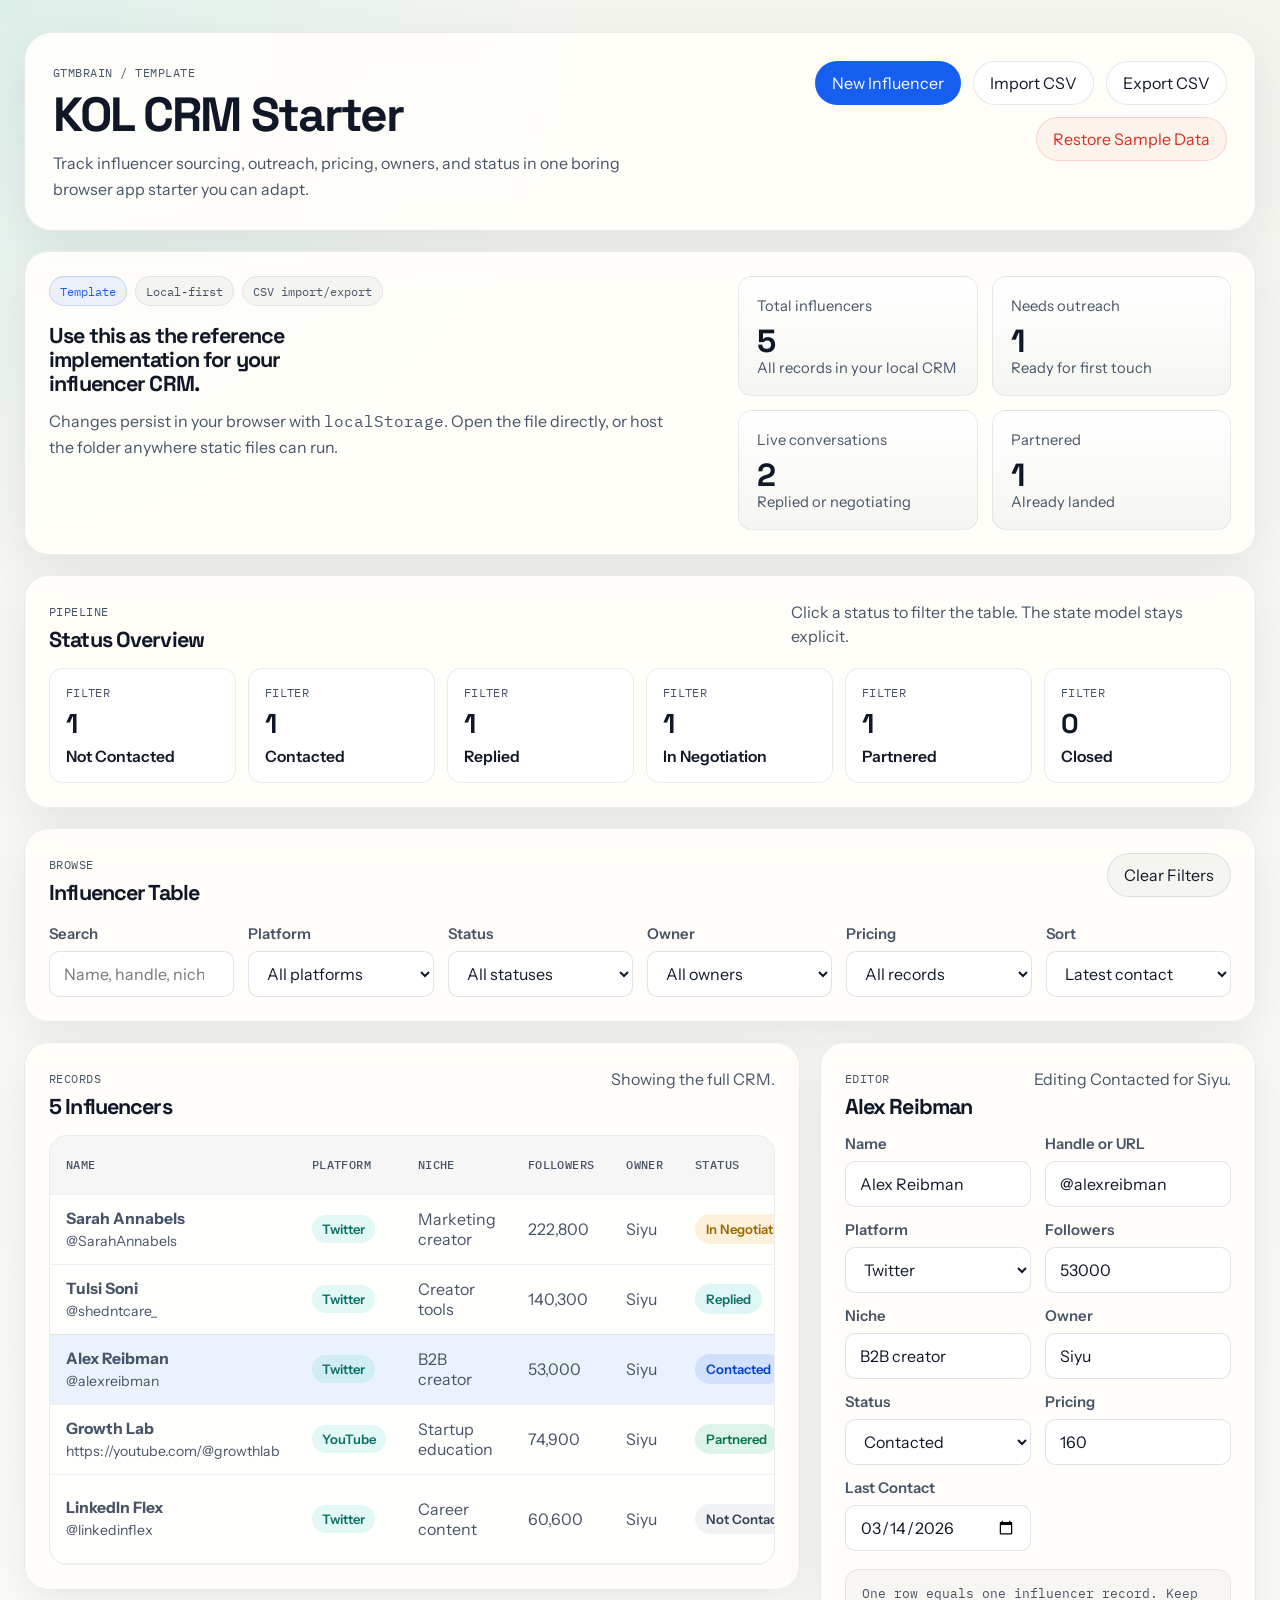
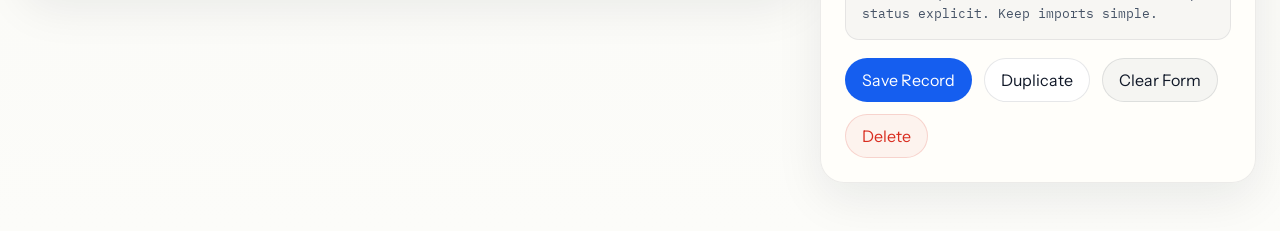
<file: modules/kol-crm/template/index.html>
<!doctype html>
<html lang="en">
  <head>
    <meta charset="utf-8">
    <meta name="viewport" content="width=device-width, initial-scale=1">
    <title>KOL CRM Starter</title>
    <link rel="stylesheet" href="./styles.css">
    <script src="./app.js" defer></script>
  </head>
  <body>
    <div class="app-shell">
      <header class="topbar">
        <div class="brand-block">
          <span class="eyebrow">GTMbrain / Template</span>
          <h1>KOL CRM Starter</h1>
          <p>
            Track influencer sourcing, outreach, pricing, owners, and status in
            one boring browser app starter you can adapt.
          </p>
        </div>
        <div class="action-row">
          <button class="button button-primary" id="new-record-button" type="button">
            New Influencer
          </button>
          <button class="button" id="import-button" type="button">Import CSV</button>
          <button class="button" id="export-button" type="button">Export CSV</button>
          <button class="button button-danger" id="restore-button" type="button">
            Restore Sample Data
          </button>
          <input id="csv-input" type="file" accept=".csv,text/csv" hidden>
        </div>
      </header>

      <main class="workspace">
        <section class="hero panel">
          <div class="hero-copy">
            <div class="badge-row">
              <span class="surface-badge">Template</span>
              <span class="surface-badge surface-badge-muted">Local-first</span>
              <span class="surface-badge surface-badge-muted">CSV import/export</span>
            </div>
            <h2>Use this as the reference implementation for your influencer CRM.</h2>
            <p>
              Changes persist in your browser with <code>localStorage</code>.
              Open the file directly, or host the folder anywhere static files
              can run.
            </p>
          </div>
          <div class="stats-grid" id="stats-grid"></div>
        </section>

        <section class="panel">
          <div class="panel-header">
            <div>
              <span class="eyebrow">Pipeline</span>
              <h2>Status Overview</h2>
            </div>
            <p class="panel-copy">
              Click a status to filter the table. The state model stays explicit.
            </p>
          </div>
          <div class="status-lane" id="status-lane"></div>
        </section>

        <section class="controls panel">
          <div class="panel-header">
            <div>
              <span class="eyebrow">Browse</span>
              <h2>Influencer Table</h2>
            </div>
            <button class="button button-ghost" id="clear-filters-button" type="button">
              Clear Filters
            </button>
          </div>
          <div class="control-grid">
            <label class="field">
              <span>Search</span>
              <input id="search-input" type="search" placeholder="Name, handle, niche, owner">
            </label>
            <label class="field">
              <span>Platform</span>
              <select id="platform-filter"></select>
            </label>
            <label class="field">
              <span>Status</span>
              <select id="status-filter"></select>
            </label>
            <label class="field">
              <span>Owner</span>
              <select id="owner-filter"></select>
            </label>
            <label class="field">
              <span>Pricing</span>
              <select id="pricing-filter">
                <option value="all">All records</option>
                <option value="known">Has pricing</option>
                <option value="missing">Missing pricing</option>
              </select>
            </label>
            <label class="field">
              <span>Sort</span>
              <select id="sort-select">
                <option value="last_contact_desc">Latest contact</option>
                <option value="status_flow">Status flow</option>
                <option value="followers_desc">Followers, high to low</option>
                <option value="followers_asc">Followers, low to high</option>
                <option value="pricing_desc">Pricing, high to low</option>
                <option value="pricing_asc">Pricing, low to high</option>
                <option value="name_asc">Name, A to Z</option>
              </select>
            </label>
          </div>
        </section>

        <section class="content-grid">
          <section class="panel table-panel">
            <div class="panel-header">
              <div>
                <span class="eyebrow">Records</span>
                <h2 id="table-heading">0 Influencers</h2>
              </div>
              <p class="panel-copy" id="table-copy">
                Click a row to edit it.
              </p>
            </div>

            <div class="table-wrap">
              <table>
                <thead>
                  <tr>
                    <th>Name</th>
                    <th>Platform</th>
                    <th>Niche</th>
                    <th>Followers</th>
                    <th>Owner</th>
                    <th>Status</th>
                    <th>Pricing</th>
                    <th>Last Contact</th>
                    <th></th>
                  </tr>
                </thead>
                <tbody id="records-body"></tbody>
              </table>
            </div>
          </section>

          <aside class="panel editor-panel">
            <div class="panel-header">
              <div>
                <span class="eyebrow">Editor</span>
                <h2 id="form-title">New Influencer</h2>
              </div>
              <p class="panel-copy" id="form-copy">
                Fill in the workflow fields and save.
              </p>
            </div>

            <form id="record-form" class="record-form">
              <div class="field-grid">
                <label class="field">
                  <span>Name</span>
                  <input id="name-input" name="name" type="text" required>
                </label>
                <label class="field">
                  <span>Handle or URL</span>
                  <input id="handle-input" name="handle" type="text">
                </label>
                <label class="field">
                  <span>Platform</span>
                  <select id="platform-input" name="platform" required></select>
                </label>
                <label class="field">
                  <span>Followers</span>
                  <input id="followers-input" name="followers" type="number" min="0" step="1">
                </label>
                <label class="field">
                  <span>Niche</span>
                  <input id="niche-input" name="niche" type="text">
                </label>
                <label class="field">
                  <span>Owner</span>
                  <input id="owner-input" name="owner" type="text" required>
                </label>
                <label class="field">
                  <span>Status</span>
                  <select id="status-input" name="status" required></select>
                </label>
                <label class="field">
                  <span>Pricing</span>
                  <input
                    id="pricing-input"
                    name="pricing"
                    type="text"
                    placeholder="160 or package deal"
                  >
                </label>
                <label class="field">
                  <span>Last Contact</span>
                  <input id="last-contact-input" name="last_contact" type="date">
                </label>
              </div>

              <div class="form-note">
                One row equals one influencer record. Keep status explicit. Keep imports simple.
              </div>

              <div class="form-actions">
                <button class="button button-primary" type="submit">Save Record</button>
                <button class="button" id="duplicate-button" type="button">Duplicate</button>
                <button class="button button-ghost" id="reset-form-button" type="button">
                  Clear Form
                </button>
                <button class="button button-danger" id="delete-button" type="button">
                  Delete
                </button>
              </div>
            </form>
          </aside>
        </section>
      </main>
    </div>

    <div class="toast" id="toast" aria-live="polite"></div>
  </body>
</html>
</file>
<file: modules/kol-crm/template/styles.css>
@import url("https://fonts.googleapis.com/css2?family=IBM+Plex+Mono:wght@400;500;600&family=Instrument+Sans:wght@400;500;600;700&family=Space+Grotesk:wght@500;700&display=swap");

:root {
  color-scheme: light;
  --primary: #155eef;
  --accent: #16c7b7;
  --signal: #f59e0b;
  --ink: #101828;
  --steel: #475467;
  --mist: #d0d5dd;
  --paper: #fcfcf9;
  --canvas: #f4f4ef;
  --panel: #fffefa;
  --success: #12b76a;
  --error: #d92d20;
  --shadow: 0 16px 48px rgba(16, 24, 40, 0.08);
  --radius-lg: 20px;
  --radius-md: 14px;
  --radius-sm: 10px;
}

* {
  box-sizing: border-box;
}

html,
body {
  margin: 0;
  min-height: 100%;
}

body {
  background:
    radial-gradient(circle at top left, rgba(22, 199, 183, 0.1), transparent 26%),
    linear-gradient(180deg, var(--canvas) 0%, var(--paper) 100%);
  color: var(--ink);
  font-family: "Instrument Sans", "Inter", "Segoe UI", sans-serif;
}

button,
input,
select {
  font: inherit;
}

code,
.eyebrow,
.surface-badge,
th,
.status-chip-meta,
.form-note {
  font-family: "IBM Plex Mono", "SFMono-Regular", monospace;
}

.app-shell {
  max-width: 1440px;
  margin: 0 auto;
  padding: 32px 24px 48px;
}

.topbar,
.panel {
  background: rgba(255, 254, 250, 0.92);
  border: 1px solid rgba(16, 24, 40, 0.08);
  box-shadow: var(--shadow);
}

.topbar {
  display: flex;
  justify-content: space-between;
  gap: 24px;
  align-items: flex-start;
  padding: 28px;
  border-radius: 28px;
  margin-bottom: 20px;
}

.brand-block {
  max-width: 720px;
}

.brand-block h1,
.hero h2,
.panel h2 {
  margin: 0;
  font-family: "Space Grotesk", "Cabinet Grotesk", sans-serif;
  font-weight: 700;
  letter-spacing: -0.04em;
}

.brand-block h1 {
  font-size: clamp(2rem, 4vw, 3rem);
  line-height: 1;
  margin-top: 10px;
}

.brand-block p,
.hero p,
.panel-copy,
.table-wrap td {
  color: var(--steel);
}

.brand-block p {
  max-width: 62ch;
  margin: 12px 0 0;
  font-size: 1rem;
  line-height: 1.6;
}

.eyebrow {
  display: inline-flex;
  align-items: center;
  gap: 8px;
  color: var(--steel);
  font-size: 0.78rem;
  letter-spacing: 0.04em;
  text-transform: uppercase;
}

.action-row {
  display: flex;
  flex-wrap: wrap;
  gap: 12px;
  justify-content: flex-end;
}

.workspace {
  display: grid;
  gap: 20px;
}

.panel {
  border-radius: 24px;
  padding: 24px;
}

.hero {
  display: grid;
  grid-template-columns: 1.35fr 1fr;
  gap: 24px;
  align-items: start;
}

.badge-row {
  display: flex;
  flex-wrap: wrap;
  gap: 8px;
  margin-bottom: 18px;
}

.surface-badge {
  display: inline-flex;
  align-items: center;
  justify-content: center;
  border-radius: 999px;
  border: 1px solid rgba(21, 94, 239, 0.18);
  padding: 6px 10px;
  background: rgba(21, 94, 239, 0.08);
  color: var(--primary);
  font-size: 0.78rem;
}

.surface-badge-muted {
  border-color: rgba(16, 24, 40, 0.08);
  background: rgba(16, 24, 40, 0.04);
  color: var(--steel);
}

.hero h2 {
  font-size: clamp(1.6rem, 3vw, 2.4rem);
  line-height: 1.08;
  max-width: 18ch;
  margin-bottom: 14px;
}

.hero p {
  margin: 0;
  max-width: 56ch;
  line-height: 1.6;
}

.stats-grid {
  display: grid;
  grid-template-columns: repeat(2, minmax(0, 1fr));
  gap: 14px;
}

.stat-card {
  padding: 18px;
  border-radius: var(--radius-md);
  background: linear-gradient(180deg, rgba(255, 255, 255, 0.96), rgba(244, 244, 239, 0.88));
  border: 1px solid rgba(16, 24, 40, 0.08);
}

.stat-card strong {
  display: block;
  margin-top: 10px;
  font-size: 2rem;
  line-height: 1;
  font-family: "Space Grotesk", "Cabinet Grotesk", sans-serif;
}

.stat-card span {
  color: var(--steel);
  font-size: 0.92rem;
}

.panel-header {
  display: flex;
  justify-content: space-between;
  gap: 16px;
  align-items: flex-start;
  margin-bottom: 16px;
}

.panel h2 {
  font-size: 1.35rem;
  line-height: 1.1;
  margin-top: 8px;
}

.panel-copy {
  max-width: 40ch;
  margin: 0;
  line-height: 1.5;
}

.status-lane {
  display: grid;
  grid-template-columns: repeat(6, minmax(0, 1fr));
  gap: 12px;
}

.status-chip {
  display: flex;
  flex-direction: column;
  align-items: flex-start;
  gap: 10px;
  padding: 16px;
  border-radius: var(--radius-md);
  border: 1px solid rgba(16, 24, 40, 0.08);
  background: rgba(255, 255, 255, 0.88);
  color: inherit;
  cursor: pointer;
  transition:
    transform 140ms ease,
    border-color 140ms ease,
    box-shadow 140ms ease;
}

.status-chip:hover,
.status-chip:focus-visible {
  transform: translateY(-1px);
  border-color: rgba(21, 94, 239, 0.24);
  box-shadow: 0 10px 20px rgba(16, 24, 40, 0.08);
  outline: none;
}

.status-chip.is-active {
  border-color: rgba(21, 94, 239, 0.4);
  box-shadow: 0 10px 20px rgba(21, 94, 239, 0.08);
}

.status-chip strong {
  font-family: "Space Grotesk", "Cabinet Grotesk", sans-serif;
  font-size: 1.7rem;
  line-height: 1;
}

.status-chip-label {
  font-size: 0.98rem;
  font-weight: 600;
}

.status-chip-meta {
  color: var(--steel);
  font-size: 0.76rem;
  text-transform: uppercase;
  letter-spacing: 0.03em;
}

.controls .panel-header {
  margin-bottom: 20px;
}

.control-grid,
.field-grid {
  display: grid;
  gap: 14px;
}

.control-grid {
  grid-template-columns: repeat(6, minmax(0, 1fr));
}

.field-grid {
  grid-template-columns: repeat(2, minmax(0, 1fr));
}

.content-grid {
  display: grid;
  grid-template-columns: minmax(0, 1.6fr) minmax(360px, 0.9fr);
  gap: 20px;
  align-items: start;
}

.field {
  display: grid;
  gap: 8px;
}

.field span {
  color: var(--steel);
  font-size: 0.93rem;
  font-weight: 600;
}

.field input,
.field select {
  width: 100%;
  min-height: 46px;
  padding: 0 14px;
  border-radius: var(--radius-sm);
  border: 1px solid rgba(16, 24, 40, 0.12);
  background: #fff;
  color: var(--ink);
}

.field input:focus,
.field select:focus {
  outline: 2px solid rgba(21, 94, 239, 0.14);
  border-color: rgba(21, 94, 239, 0.36);
}

.table-panel {
  overflow: hidden;
}

.table-wrap {
  overflow: auto;
  border-radius: 18px;
  border: 1px solid rgba(16, 24, 40, 0.08);
  background: rgba(255, 255, 255, 0.76);
}

table {
  width: 100%;
  border-collapse: collapse;
  min-width: 980px;
}

thead {
  background: rgba(16, 24, 40, 0.04);
}

th,
td {
  padding: 14px 16px;
  text-align: left;
  border-bottom: 1px solid rgba(16, 24, 40, 0.06);
  vertical-align: middle;
}

th {
  color: var(--steel);
  font-size: 0.76rem;
  font-weight: 500;
  letter-spacing: 0.03em;
  text-transform: uppercase;
}

tbody tr {
  cursor: pointer;
  transition: background 120ms ease;
}

tbody tr:hover {
  background: rgba(21, 94, 239, 0.04);
}

tbody tr.is-selected {
  background: rgba(21, 94, 239, 0.08);
}

.record-name {
  display: grid;
  gap: 4px;
}

.record-name strong {
  font-size: 0.98rem;
}

.record-subtitle {
  color: var(--steel);
  font-size: 0.88rem;
}

.platform-pill,
.status-pill {
  display: inline-flex;
  align-items: center;
  justify-content: center;
  border-radius: 999px;
  padding: 6px 10px;
  font-size: 0.82rem;
  font-weight: 600;
  white-space: nowrap;
}

.platform-pill {
  background: rgba(22, 199, 183, 0.12);
  color: #0b6f66;
}

.status-pill {
  border: 1px solid transparent;
}

.status-not-contacted {
  background: rgba(208, 213, 221, 0.32);
  color: #344054;
}

.status-contacted {
  background: rgba(21, 94, 239, 0.12);
  color: #0042c5;
}

.status-replied {
  background: rgba(22, 199, 183, 0.14);
  color: #0c7067;
}

.status-in-negotiation {
  background: rgba(245, 158, 11, 0.14);
  color: #9a6700;
}

.status-partnered {
  background: rgba(18, 183, 106, 0.14);
  color: #067647;
}

.status-closed {
  background: rgba(217, 45, 32, 0.1);
  color: #b42318;
}

.muted {
  color: var(--steel);
}

.editor-panel {
  position: sticky;
  top: 24px;
}

.record-form {
  display: grid;
  gap: 18px;
}

.form-note {
  padding: 14px 16px;
  border-radius: var(--radius-md);
  border: 1px solid rgba(16, 24, 40, 0.08);
  background: rgba(16, 24, 40, 0.03);
  color: var(--steel);
  font-size: 0.8rem;
  line-height: 1.6;
}

.form-actions {
  display: flex;
  flex-wrap: wrap;
  gap: 12px;
}

.button {
  display: inline-flex;
  align-items: center;
  justify-content: center;
  min-height: 44px;
  padding: 0 16px;
  border-radius: 999px;
  border: 1px solid rgba(16, 24, 40, 0.1);
  background: #fff;
  color: var(--ink);
  cursor: pointer;
  transition:
    transform 140ms ease,
    border-color 140ms ease,
    background 140ms ease;
}

.button:hover,
.button:focus-visible {
  transform: translateY(-1px);
  border-color: rgba(16, 24, 40, 0.2);
  outline: none;
}

.button-primary {
  border-color: rgba(21, 94, 239, 0.12);
  background: var(--primary);
  color: #fff;
}

.button-primary:hover,
.button-primary:focus-visible {
  border-color: rgba(21, 94, 239, 0.2);
}

.button-ghost {
  background: rgba(16, 24, 40, 0.04);
}

.button-danger {
  color: var(--error);
  border-color: rgba(217, 45, 32, 0.16);
  background: rgba(217, 45, 32, 0.05);
}

.empty-state {
  padding: 48px 24px;
  text-align: center;
  color: var(--steel);
}

.row-actions {
  display: flex;
  justify-content: flex-end;
}

.row-action-button {
  min-height: 32px;
  padding: 0 10px;
  border-radius: 999px;
  border: 1px solid rgba(16, 24, 40, 0.08);
  background: #fff;
  color: var(--steel);
  cursor: pointer;
}

.toast {
  position: fixed;
  right: 24px;
  bottom: 24px;
  max-width: 360px;
  padding: 14px 16px;
  border-radius: 14px;
  background: var(--ink);
  color: #fff;
  box-shadow: 0 20px 32px rgba(16, 24, 40, 0.2);
  opacity: 0;
  pointer-events: none;
  transform: translateY(16px);
  transition:
    opacity 140ms ease,
    transform 140ms ease;
}

.toast.is-visible {
  opacity: 1;
  transform: translateY(0);
}

@media (max-width: 1120px) {
  .hero,
  .content-grid {
    grid-template-columns: 1fr;
  }

  .editor-panel {
    position: static;
  }

  .control-grid {
    grid-template-columns: repeat(3, minmax(0, 1fr));
  }

  .status-lane {
    grid-template-columns: repeat(3, minmax(0, 1fr));
  }
}

@media (max-width: 760px) {
  .app-shell {
    padding: 18px 14px 32px;
  }

  .topbar,
  .panel {
    padding: 18px;
    border-radius: 20px;
  }

  .topbar,
  .panel-header {
    flex-direction: column;
  }

  .action-row,
  .form-actions {
    width: 100%;
  }

  .action-row .button,
  .form-actions .button {
    flex: 1 1 auto;
  }

  .stats-grid,
  .status-lane,
  .control-grid,
  .field-grid {
    grid-template-columns: 1fr;
  }
}
</file>
